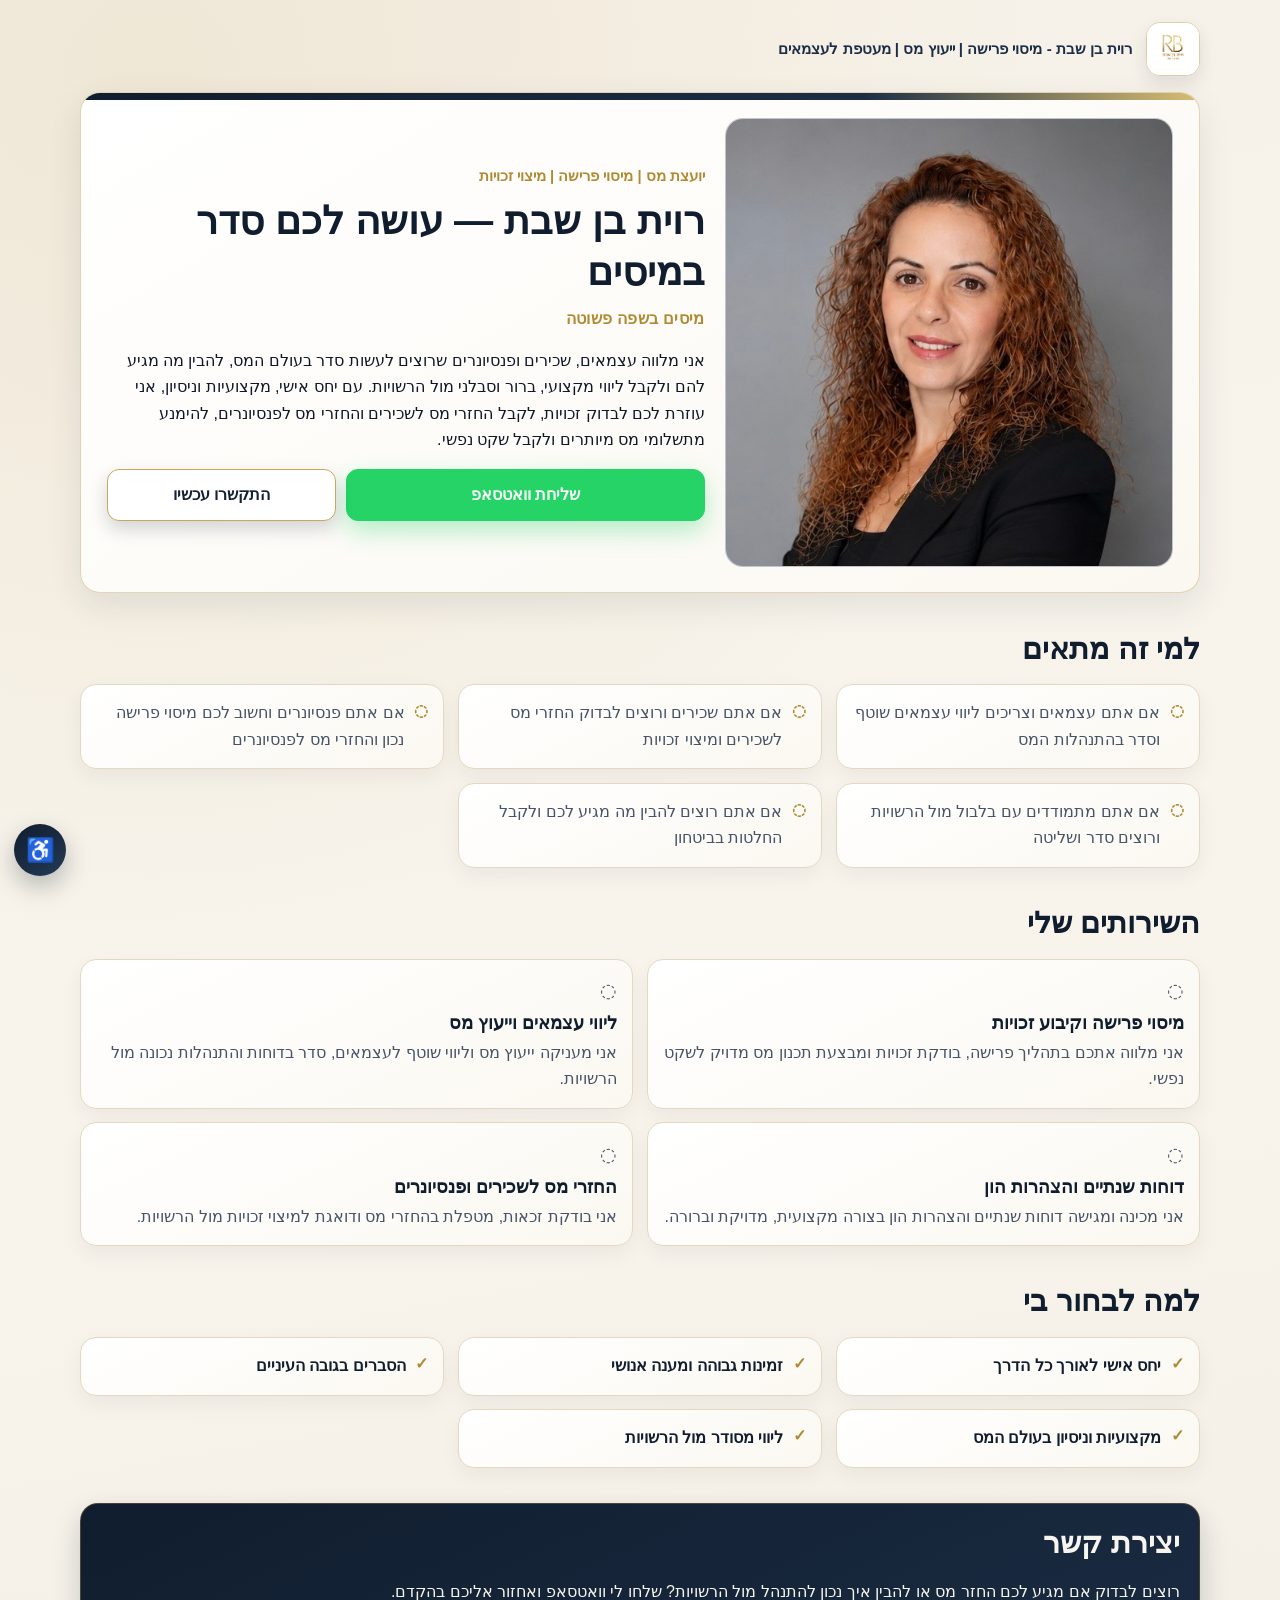
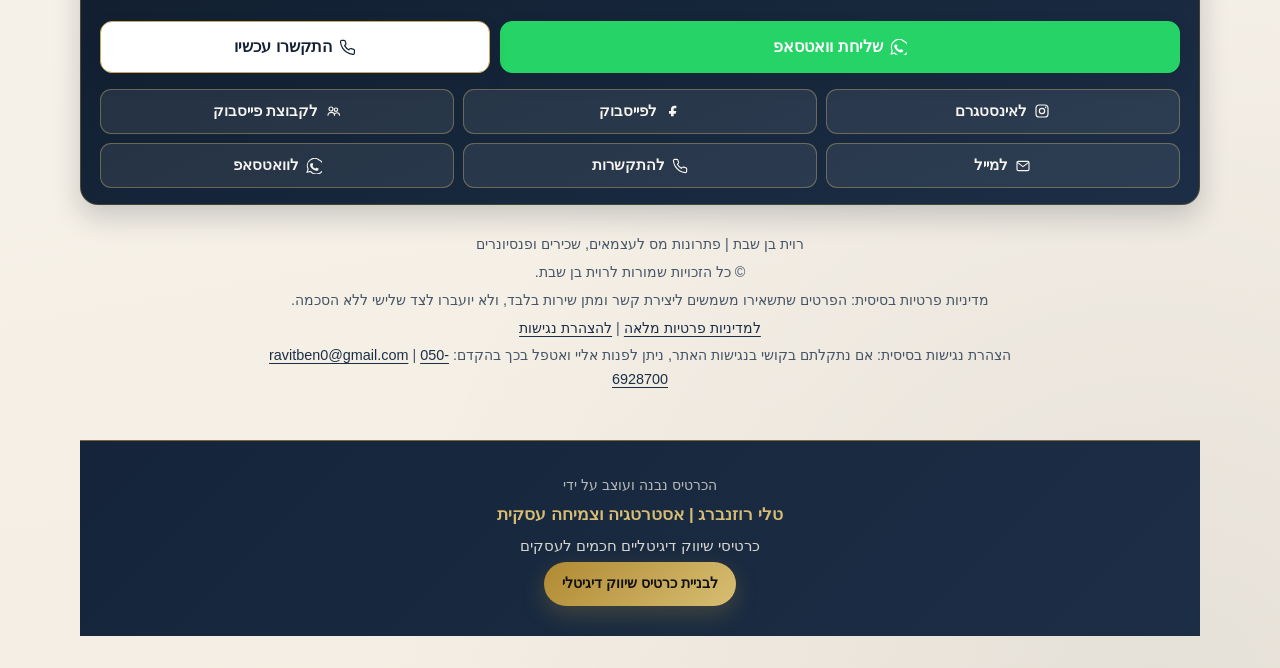
<file: index.html>
<!doctype html>
<html lang="he" dir="rtl">
  <head>
    <meta charset="UTF-8" />
    <meta name="viewport" content="width=device-width, initial-scale=1" />
    <title>רוית בן שבת | פתרונות מס לעצמאים, שכירים ופנסיונרים</title>
    <meta
      name="description"
      content="רוית בן שבת מלווה עצמאים, שכירים ופנסיונרים בפתרונות מס, מיסוי פרישה, החזרי מס, דוחות שנתיים ומיצוי זכויות מול הרשויות. לתיאום שיחה בוואטסאפ."
    />
    <meta name="robots" content="index, follow" />

    <!-- TODO: עדכון לכתובת הדומיין הסופית לאחר פרסום האתר -->
    <link rel="canonical" href="https://example.com/ravit-ben-shabat" />

    <meta property="og:title" content="רוית בן שבת | פתרונות מס לעצמאים, שכירים ופנסיונרים" />
    <meta
      property="og:description"
      content="יועצת מס לעצמאים, שכירים ופנסיונרים. ליווי במיסוי פרישה, החזרי מס, דוחות שנתיים, הצהרות הון ומיצוי זכויות מול הרשויות."
    />
    <meta property="og:image" content="assets/ravit-og.jpg" />
    <meta property="og:url" content="https://example.com/ravit-ben-shabat" />
    <meta property="og:type" content="website" />
    <meta property="og:locale" content="he_IL" />

    <meta name="twitter:card" content="summary_large_image" />
    <meta name="twitter:title" content="רוית בן שבת | פתרונות מס לעצמאים, שכירים ופנסיונרים" />
    <meta
      name="twitter:description"
      content="פתרונות מס, מיסוי פרישה, החזרי מס וליווי עצמאים בשפה פשוטה וברורה."
    />
    <meta name="twitter:image" content="assets/ravit-og.jpg" />

    <script type="application/ld+json">
      {
        "@context": "https://schema.org",
        "@type": "ProfessionalService",
        "name": "רוית בן שבת",
        "jobTitle": "יועצת מס",
        "description": "פתרונות מס לעצמאים, שכירים ופנסיונרים",
        "telephone": "+972506928700",
        "email": "ravitben0@gmail.com",
        "url": "https://example.com/ravit-ben-shabat",
        "sameAs": [
          "https://instagram.com/ravitben0",
          "https://www.facebook.com/share/1CgHKXyZDk/",
          "https://www.facebook.com/groups/1374827424068419/"
        ]
      }
    </script>

    <link rel="stylesheet" href="styles.css" />
  </head>
  <body>
    <a class="skip-link" href="#main-content">דלגו לתוכן המרכזי</a>

    <header class="hero" aria-label="כותרת ראשית">
      <div class="brand-row">
        <img class="logo" src="assets/ravit-logo.jpg" alt="לוגו RB של רוית בן שבת" loading="lazy" width="120" height="120" />
        <p class="business-name">רוית בן שבת - מיסוי פרישה | ייעוץ מס | מעטפת לעצמאים</p>
      </div>

      <div class="hero-card">
        <img
          class="profile"
          src="assets/ravit-profile.jpg"
          alt="רוית בן שבת, יועצת מס ופתרונות מס לעצמאים שכירים ופנסיונרים"
          loading="eager"
          width="640"
          height="640"
        />

        <div class="hero-content">
          <p class="eyebrow">יועצת מס | מיסוי פרישה | מיצוי זכויות</p>
          <h1>רוית בן שבת — עושה לכם סדר במיסים</h1>
          <p class="subtitle">מיסים בשפה פשוטה</p>
          <p>
            אני מלווה עצמאים, שכירים ופנסיונרים שרוצים לעשות סדר בעולם המס, להבין מה מגיע להם ולקבל ליווי מקצועי,
            ברור וסבלני מול הרשויות. עם יחס אישי, מקצועיות וניסיון, אני עוזרת לכם לבדוק זכויות, לקבל החזרי מס לשכירים
            והחזרי מס לפנסיונרים, להימנע מתשלומי מס מיותרים ולקבל שקט נפשי.
          </p>

          <div class="cta-group">
            <a
              class="btn btn-whatsapp"
              href="https://wa.me/972506928700?text=היי%20רוית,%20אשמח%20לקבל%20פרטים%20על%20פתרונות%20מס"
              target="_blank"
              rel="noopener noreferrer"
              aria-label="שליחת וואטסאפ לרוית בן שבת"
              >שליחת וואטסאפ</a
            >
            <a class="btn btn-call" href="tel:0506928700" aria-label="התקשרות לרוית בן שבת">התקשרו עכשיו</a>
          </div>
        </div>
      </div>
    </header>

    <main id="main-content">
      <section class="section" aria-labelledby="fit-title">
        <h2 id="fit-title">למי זה מתאים</h2>
        <div class="grid fit-grid">
          <article class="chip fit-item"><span class="fit-icon" aria-hidden="true">◌</span><span>אם אתם עצמאים וצריכים ליווי עצמאים שוטף וסדר בהתנהלות המס</span></article>
          <article class="chip fit-item"><span class="fit-icon" aria-hidden="true">◌</span><span>אם אתם שכירים ורוצים לבדוק החזרי מס לשכירים ומיצוי זכויות</span></article>
          <article class="chip fit-item"><span class="fit-icon" aria-hidden="true">◌</span><span>אם אתם פנסיונרים וחשוב לכם מיסוי פרישה נכון והחזרי מס לפנסיונרים</span></article>
          <article class="chip fit-item"><span class="fit-icon" aria-hidden="true">◌</span><span>אם אתם מתמודדים עם בלבול מול הרשויות ורוצים סדר ושליטה</span></article>
          <article class="chip fit-item"><span class="fit-icon" aria-hidden="true">◌</span><span>אם אתם רוצים להבין מה מגיע לכם ולקבל החלטות בביטחון</span></article>
        </div>
      </section>

      <section class="section" aria-labelledby="services-title">
        <h2 id="services-title">השירותים שלי</h2>
        <div class="grid services-grid">
          <article class="card">
            <p class="icon" aria-hidden="true">◌</p>
            <h3>מיסוי פרישה וקיבוע זכויות</h3>
            <p>אני מלווה אתכם בתהליך פרישה, בודקת זכויות ומבצעת תכנון מס מדויק לשקט נפשי.</p>
          </article>

          <article class="card">
            <p class="icon" aria-hidden="true">◌</p>
            <h3>ליווי עצמאים וייעוץ מס</h3>
            <p>אני מעניקה ייעוץ מס וליווי שוטף לעצמאים, סדר בדוחות והתנהלות נכונה מול הרשויות.</p>
          </article>

          <article class="card">
            <p class="icon" aria-hidden="true">◌</p>
            <h3>דוחות שנתיים והצהרות הון</h3>
            <p>אני מכינה ומגישה דוחות שנתיים והצהרות הון בצורה מקצועית, מדויקת וברורה.</p>
          </article>

          <article class="card">
            <p class="icon" aria-hidden="true">◌</p>
            <h3>החזרי מס לשכירים ופנסיונרים</h3>
            <p>אני בודקת זכאות, מטפלת בהחזרי מס ודואגת למיצוי זכויות מול הרשויות.</p>
          </article>
        </div>
      </section>

      <section class="section" aria-labelledby="why-title">
        <h2 id="why-title">למה לבחור בי</h2>
        <div class="grid why-grid">
          <article class="why-item"><span class="why-icon" aria-hidden="true">✓</span><span>יחס אישי לאורך כל הדרך</span></article>
          <article class="why-item"><span class="why-icon" aria-hidden="true">✓</span><span>זמינות גבוהה ומענה אנושי</span></article>
          <article class="why-item"><span class="why-icon" aria-hidden="true">✓</span><span>הסברים בגובה העיניים</span></article>
          <article class="why-item"><span class="why-icon" aria-hidden="true">✓</span><span>מקצועיות וניסיון בעולם המס</span></article>
          <article class="why-item"><span class="why-icon" aria-hidden="true">✓</span><span>ליווי מסודר מול הרשויות</span></article>
        </div>
      </section>

      <section class="section contact section-contrast" aria-labelledby="contact-title">
        <h2 id="contact-title">יצירת קשר</h2>
        <p>
          רוצים לבדוק אם מגיע לכם החזר מס או להבין איך נכון להתנהל מול הרשויות? שלחו לי וואטסאפ ואחזור אליכם בהקדם.
        </p>

        <div class="cta-group contact-cta">
          <a
            class="btn btn-whatsapp"
            href="https://wa.me/972506928700?text=היי%20רוית,%20אשמח%20לקבל%20פרטים%20על%20פתרונות%20מס"
            target="_blank"
            rel="noopener noreferrer"
            aria-label="שליחת הודעה בוואטסאפ לרוית"
          >
            <span class="btn-icon" aria-hidden="true">
              <svg viewBox="0 0 24 24" focusable="false">
                <path d="M20.5 3.5a11 11 0 0 0-17.3 13l-1.5 4.9 5-1.4A11 11 0 1 0 20.5 3.5Z" fill="none" stroke="currentColor" stroke-width="1.7" />
                <path d="M9.3 8.4c-.2-.5-.4-.5-.8-.5h-.7c-.2 0-.5.1-.7.4-.3.3-1 1-1 2.4s1.1 2.8 1.2 3c.2.2 2.2 3.5 5.5 4.7 2.7 1 3.2.8 3.8.7.6-.1 1.8-.8 2-1.6.3-.8.3-1.5.2-1.6-.1-.1-.4-.2-.8-.4s-1.8-.9-2-.9c-.3-.1-.5-.1-.7.2s-.8.9-1 .9c-.2.1-.4 0-.7-.2-.3-.2-1.2-.4-2.3-1.4-.8-.7-1.4-1.7-1.6-2-.2-.3 0-.5.2-.7.2-.2.3-.4.5-.6.1-.2.2-.4.3-.6.1-.2 0-.4 0-.6 0-.2-.7-1.7-1-2.3Z" fill="currentColor" />
              </svg>
            </span>
            שליחת וואטסאפ
          </a>
          <a class="btn btn-call" href="tel:0506928700" aria-label="התקשרות טלפונית לרוית">
            <span class="btn-icon" aria-hidden="true">
              <svg viewBox="0 0 24 24" focusable="false">
                <path d="M22 16.9v3a2 2 0 0 1-2.2 2A19.7 19.7 0 0 1 11.2 19a19.4 19.4 0 0 1-6-6A19.7 19.7 0 0 1 2.1 4.2 2 2 0 0 1 4.1 2h3a2 2 0 0 1 2 1.7c.1.8.4 1.6.7 2.4a2 2 0 0 1-.5 2.1l-1.3 1.3a16 16 0 0 0 6 6l1.3-1.3a2 2 0 0 1 2.1-.5c.8.3 1.6.6 2.4.7A2 2 0 0 1 22 16.9Z" fill="none" stroke="currentColor" stroke-width="1.7" stroke-linecap="round" stroke-linejoin="round" />
              </svg>
            </span>
            התקשרו עכשיו
          </a>
        </div>

        <nav class="social-links" aria-label="קישורים מהירים לרשתות ופרטי קשר">
          <a class="social-link" href="https://instagram.com/ravitben0" target="_blank" rel="noopener noreferrer" aria-label="לאינסטגרם">
            <span class="social-icon" aria-hidden="true">
              <svg viewBox="0 0 24 24" focusable="false">
                <rect x="3" y="3" width="18" height="18" rx="5" ry="5" fill="none" stroke="currentColor" stroke-width="1.8" />
                <circle cx="12" cy="12" r="4" fill="none" stroke="currentColor" stroke-width="1.8" />
                <circle cx="17.5" cy="6.5" r="1.2" fill="currentColor" />
              </svg>
            </span>
            <span>לאינסטגרם</span>
          </a>
          <a class="social-link" href="https://www.facebook.com/share/1CgHKXyZDk/" target="_blank" rel="noopener noreferrer" aria-label="לפייסבוק">
            <span class="social-icon" aria-hidden="true">
              <svg viewBox="0 0 24 24" focusable="false">
                <path d="M14 8h3V4h-3c-3 0-5 2-5 5v3H6v4h3v4h4v-4h3l1-4h-4V9c0-.6.4-1 1-1Z" fill="currentColor" />
              </svg>
            </span>
            <span>לפייסבוק</span>
          </a>
          <a
            class="social-link"
            href="https://www.facebook.com/groups/1374827424068419/"
            target="_blank"
            rel="noopener noreferrer"
            aria-label="לקבוצת הפייסבוק"
          >
            <span class="social-icon" aria-hidden="true">
              <svg viewBox="0 0 24 24" focusable="false">
                <circle cx="9" cy="9" r="3" fill="none" stroke="currentColor" stroke-width="1.7" />
                <circle cx="16.5" cy="10" r="2.5" fill="none" stroke="currentColor" stroke-width="1.7" />
                <path d="M4.5 18.2c0-2.3 2.2-4.2 4.9-4.2s4.9 1.9 4.9 4.2" fill="none" stroke="currentColor" stroke-width="1.7" stroke-linecap="round" />
                <path d="M14 17.8c.3-1.8 1.9-3.2 3.8-3.2 2.2 0 3.9 1.7 3.9 3.8" fill="none" stroke="currentColor" stroke-width="1.7" stroke-linecap="round" />
              </svg>
            </span>
            <span>לקבוצת פייסבוק</span>
          </a>
          <a class="social-link" href="mailto:ravitben0@gmail.com" aria-label="שליחת מייל">
            <span class="social-icon" aria-hidden="true">
              <svg viewBox="0 0 24 24" focusable="false">
                <rect x="3" y="5" width="18" height="14" rx="2" ry="2" fill="none" stroke="currentColor" stroke-width="1.7" />
                <path d="m4 7 8 6 8-6" fill="none" stroke="currentColor" stroke-width="1.7" stroke-linecap="round" stroke-linejoin="round" />
              </svg>
            </span>
            <span>למייל</span>
          </a>
          <a class="social-link" href="tel:0506928700" aria-label="התקשרות טלפונית">
            <span class="social-icon" aria-hidden="true">
              <svg viewBox="0 0 24 24" focusable="false">
                <path d="M22 16.9v3a2 2 0 0 1-2.2 2A19.7 19.7 0 0 1 11.2 19a19.4 19.4 0 0 1-6-6A19.7 19.7 0 0 1 2.1 4.2 2 2 0 0 1 4.1 2h3a2 2 0 0 1 2 1.7c.1.8.4 1.6.7 2.4a2 2 0 0 1-.5 2.1l-1.3 1.3a16 16 0 0 0 6 6l1.3-1.3a2 2 0 0 1 2.1-.5c.8.3 1.6.6 2.4.7A2 2 0 0 1 22 16.9Z" fill="none" stroke="currentColor" stroke-width="1.7" stroke-linecap="round" stroke-linejoin="round" />
              </svg>
            </span>
            <span>להתקשרות</span>
          </a>
          <a
            class="social-link"
            href="https://wa.me/972506928700?text=היי%20רוית,%20אשמח%20לקבל%20פרטים%20על%20פתרונות%20מס"
            target="_blank"
            rel="noopener noreferrer"
            aria-label="לוואטסאפ"
          >
            <span class="social-icon" aria-hidden="true">
              <svg viewBox="0 0 24 24" focusable="false">
                <path d="M20.5 3.5a11 11 0 0 0-17.3 13l-1.5 4.9 5-1.4A11 11 0 1 0 20.5 3.5Z" fill="none" stroke="currentColor" stroke-width="1.7" />
                <path d="M9.3 8.4c-.2-.5-.4-.5-.8-.5h-.7c-.2 0-.5.1-.7.4-.3.3-1 1-1 2.4s1.1 2.8 1.2 3c.2.2 2.2 3.5 5.5 4.7 2.7 1 3.2.8 3.8.7.6-.1 1.8-.8 2-1.6.3-.8.3-1.5.2-1.6-.1-.1-.4-.2-.8-.4s-1.8-.9-2-.9c-.3-.1-.5-.1-.7.2s-.8.9-1 .9c-.2.1-.4 0-.7-.2-.3-.2-1.2-.4-2.3-1.4-.8-.7-1.4-1.7-1.6-2-.2-.3 0-.5.2-.7.2-.2.3-.4.5-.6.1-.2.2-.4.3-.6.1-.2 0-.4 0-.6 0-.2-.7-1.7-1-2.3Z" fill="currentColor" />
              </svg>
            </span>
            <span>לוואטסאפ</span>
          </a>
        </nav>
      </section>
    </main>

    <footer class="footer" id="privacy">
      <div class="footer-legal">
        <p>רוית בן שבת | פתרונות מס לעצמאים, שכירים ופנסיונרים</p>
        <p>© כל הזכויות שמורות לרוית בן שבת.</p>
        <p class="privacy-note">
          מדיניות פרטיות בסיסית: הפרטים שתשאירו משמשים ליצירת קשר ומתן שירות בלבד, ולא יועברו לצד שלישי ללא הסכמה.
        </p>
        <p>
          <a href="privacy.html" aria-label="מעבר למדיניות פרטיות">למדיניות פרטיות מלאה</a>
          |
          <a href="accessibility.html" aria-label="מעבר להצהרת נגישות">להצהרת נגישות</a>
        </p>
        <p class="accessibility-note">
          הצהרת נגישות בסיסית: אם נתקלתם בקושי בנגישות האתר, ניתן לפנות אליי ואטפל בכך בהקדם:
          <a href="mailto:ravitben0@gmail.com" aria-label="פנייה בנושא נגישות במייל">ravitben0@gmail.com</a>
          |
          <a href="tel:0506928700" aria-label="פנייה בנושא נגישות בטלפון">050-6928700</a>
        </p>
      </div>

      <section class="creator-footer" dir="rtl" aria-label="אזור קרדיט בנייה ועיצוב">
        <div class="creator-footer-inner">
          <p class="creator-label">הכרטיס נבנה ועוצב על ידי</p>
          <p class="creator-name">טלי רוזנברג | אסטרטגיה וצמיחה עסקית</p>
          <p class="creator-desc">כרטיסי שיווק דיגיטליים חכמים לעסקים</p>
          <a
            class="creator-cta"
            href="https://wa.me/message/R774GIXF2DOGP1"
            target="_blank"
            rel="noopener noreferrer"
            aria-label="לבניית כרטיס שיווק דיגיטלי"
            >לבניית כרטיס שיווק דיגיטלי</a
          >
        </div>
      </section>
    </footer>

    <nav class="quick-actions" aria-label="פעולות מהירות">
      <a
        href="https://wa.me/972506928700?text=היי%20רוית,%20אשמח%20לקבל%20פרטים%20על%20פתרונות%20מס"
        target="_blank"
        rel="noopener noreferrer"
        aria-label="פתיחת וואטסאפ"
        >וואטסאפ</a
      >
      <a href="tel:0506928700" aria-label="התקשרות טלפונית">שיחה</a>
    </nav>

    <button
      class="accessibility-widget-toggle"
      type="button"
      aria-label="פתיחת כלי נגישות"
      aria-expanded="false"
      aria-controls="accessibility-widget-panel"
    >
      <span aria-hidden="true">♿</span>
    </button>

    <div
      class="accessibility-widget-panel"
      id="accessibility-widget-panel"
      role="dialog"
      aria-label="כלי נגישות"
      aria-hidden="true"
      dir="rtl"
    >
      <div class="accessibility-widget-header">
        <strong>סיוע בנגישות</strong>
        <button type="button" class="accessibility-widget-close" aria-label="סגירת כלי נגישות">×</button>
      </div>

      <div class="accessibility-widget-grid">
        <button type="button" data-a11y-action="increase-text">הגדלת גופן</button>
        <button type="button" data-a11y-action="decrease-text">הקטנת גופן</button>
        <button type="button" data-a11y-action="reset-text">איפוס גופן</button>
        <button type="button" data-a11y-action="contrast">ניגודיות גבוהה</button>
        <button type="button" data-a11y-action="grayscale">גווני אפור</button>
        <button type="button" data-a11y-action="highlight-links">הדגשת קישורים</button>
        <button type="button" data-a11y-action="reduce-motion">עצירת אנימציות</button>
        <button type="button" data-a11y-action="reset-all">איפוס נגישות</button>
      </div>

      <a class="accessibility-widget-link" href="accessibility.html">מעבר להצהרת נגישות</a>
      <p class="accessibility-widget-note">כלי זה הוא כלי עזר בלבד ואינו מחליף הנגשה תקינה של האתר.</p>
    </div>

    <script>
      (function () {
        var storageKey = "rbs_a11y_settings_v1";
        var body = document.body;
        var toggleBtn = document.querySelector(".accessibility-widget-toggle");
        var panel = document.getElementById("accessibility-widget-panel");
        var closeBtn = document.querySelector(".accessibility-widget-close");
        var actionButtons = document.querySelectorAll("[data-a11y-action]");
        if (!body || !toggleBtn || !panel || !closeBtn || !actionButtons.length) return;

        var textOrder = ["small", "normal", "large", "larger"];
        var textClassMap = {
          small: "a11y-text-small",
          large: "a11y-text-large",
          larger: "a11y-text-larger",
        };

        var state = {
          textSize: "normal",
          contrast: false,
          grayscale: false,
          highlightLinks: false,
          reduceMotion: false,
        };

        function loadState() {
          try {
            var raw = localStorage.getItem(storageKey);
            if (!raw) return;
            var parsed = JSON.parse(raw);
            if (parsed && typeof parsed === "object") {
              state = Object.assign(state, parsed);
            }
          } catch (err) {}
        }

        function saveState() {
          try {
            localStorage.setItem(storageKey, JSON.stringify(state));
          } catch (err) {}
        }

        function clearTextClasses() {
          body.classList.remove("a11y-text-small", "a11y-text-large", "a11y-text-larger");
        }

        function applyState() {
          clearTextClasses();
          if (state.textSize !== "normal" && textClassMap[state.textSize]) {
            body.classList.add(textClassMap[state.textSize]);
          }
          body.classList.toggle("a11y-high-contrast", !!state.contrast);
          body.classList.toggle("a11y-grayscale", !!state.grayscale);
          body.classList.toggle("a11y-highlight-links", !!state.highlightLinks);
          body.classList.toggle("a11y-reduce-motion", !!state.reduceMotion);
        }

        function openPanel() {
          panel.classList.add("is-open");
          panel.setAttribute("aria-hidden", "false");
          toggleBtn.setAttribute("aria-expanded", "true");
        }

        function closePanel() {
          panel.classList.remove("is-open");
          panel.setAttribute("aria-hidden", "true");
          toggleBtn.setAttribute("aria-expanded", "false");
        }

        function togglePanel() {
          if (panel.classList.contains("is-open")) {
            closePanel();
          } else {
            openPanel();
          }
        }

        function nextTextSize(direction) {
          var idx = textOrder.indexOf(state.textSize);
          if (idx < 0) idx = 1;
          if (direction === "up") {
            idx = Math.min(idx + 1, textOrder.length - 1);
          } else {
            idx = Math.max(idx - 1, 0);
          }
          state.textSize = textOrder[idx];
        }

        function resetAll() {
          state = {
            textSize: "normal",
            contrast: false,
            grayscale: false,
            highlightLinks: false,
            reduceMotion: false,
          };
          try {
            localStorage.removeItem(storageKey);
          } catch (err) {}
          applyState();
        }

        toggleBtn.addEventListener("click", togglePanel);
        closeBtn.addEventListener("click", closePanel);

        document.addEventListener("keydown", function (event) {
          if (event.key === "Escape" && panel.classList.contains("is-open")) {
            closePanel();
            toggleBtn.focus();
          }
        });

        document.addEventListener("click", function (event) {
          if (!panel.classList.contains("is-open")) return;
          var clickInsidePanel = panel.contains(event.target);
          var clickToggle = toggleBtn.contains(event.target);
          if (!clickInsidePanel && !clickToggle) {
            closePanel();
          }
        });

        actionButtons.forEach(function (btn) {
          btn.addEventListener("click", function () {
            var action = btn.getAttribute("data-a11y-action");
            if (!action) return;
            switch (action) {
              case "increase-text":
                nextTextSize("up");
                break;
              case "decrease-text":
                nextTextSize("down");
                break;
              case "reset-text":
                state.textSize = "normal";
                break;
              case "contrast":
                state.contrast = !state.contrast;
                break;
              case "grayscale":
                state.grayscale = !state.grayscale;
                break;
              case "highlight-links":
                state.highlightLinks = !state.highlightLinks;
                break;
              case "reduce-motion":
                state.reduceMotion = !state.reduceMotion;
                break;
              case "reset-all":
                resetAll();
                return;
            }
            applyState();
            saveState();
          });
        });

        loadState();
        applyState();
      })();
    </script>
  </body>
</html>
</file>
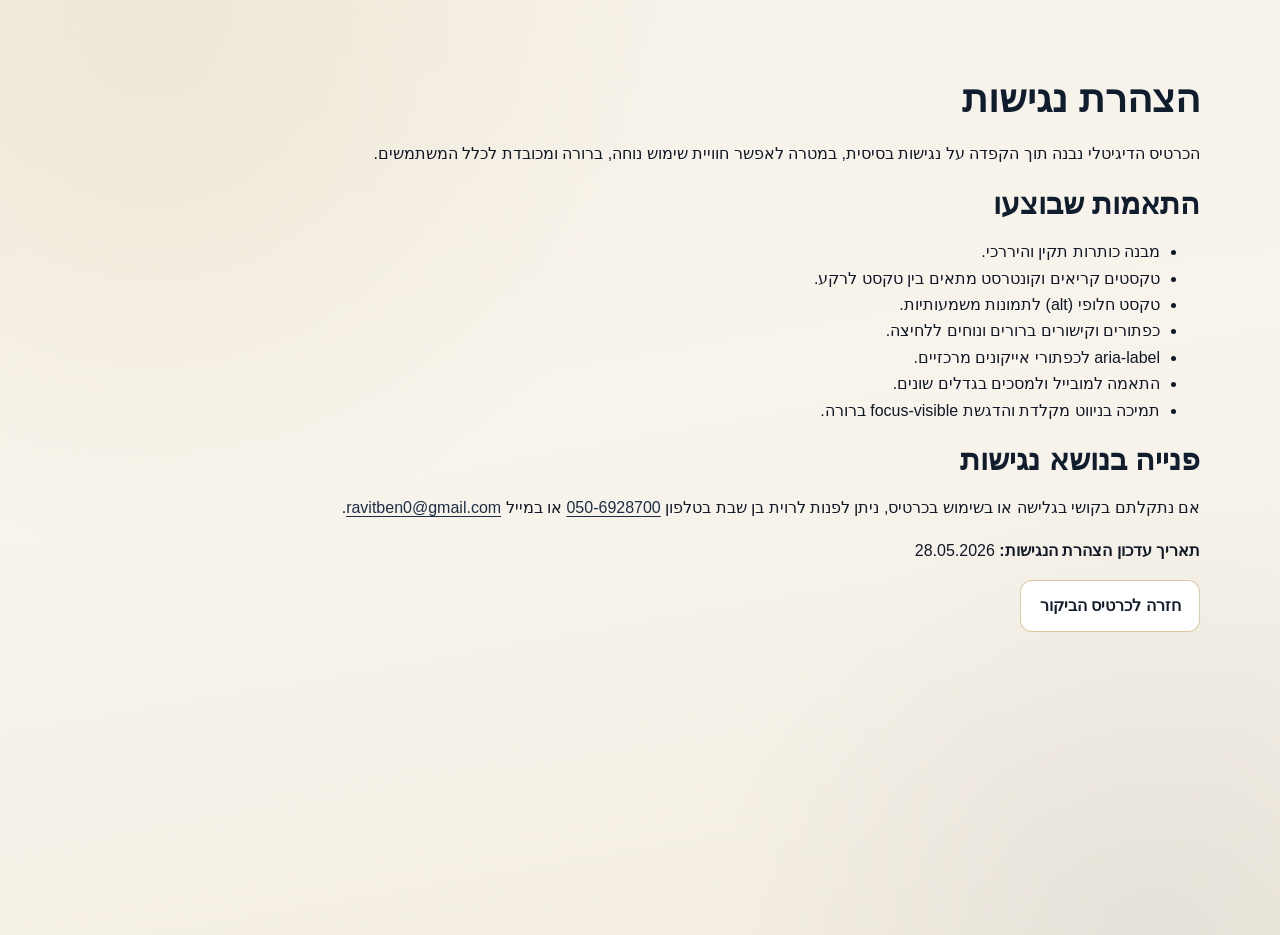
<file: accessibility.html>
<!doctype html>
<html lang="he" dir="rtl">
  <head>
    <meta charset="UTF-8" />
    <meta name="viewport" content="width=device-width, initial-scale=1" />
    <title>הצהרת נגישות | רוית בן שבת</title>
    <meta name="description" content="הצהרת נגישות בסיסית לכרטיס הדיגיטלי של רוית בן שבת." />
    <meta name="robots" content="index, follow" />
    <link rel="canonical" href="https://example.com/ravit-ben-shabat/accessibility" />
    <link rel="stylesheet" href="styles.css" />
  </head>
  <body>
    <main id="main-content" class="section" style="padding-top: 2rem; padding-bottom: 3rem">
      <h1>הצהרת נגישות</h1>
      <p>
        הכרטיס הדיגיטלי נבנה תוך הקפדה על נגישות בסיסית, במטרה לאפשר חוויית שימוש נוחה, ברורה ומכובדת לכלל המשתמשים.
      </p>

      <h2>התאמות שבוצעו</h2>
      <ul>
        <li>מבנה כותרות תקין והיררכי.</li>
        <li>טקסטים קריאים וקונטרסט מתאים בין טקסט לרקע.</li>
        <li>טקסט חלופי (alt) לתמונות משמעותיות.</li>
        <li>כפתורים וקישורים ברורים ונוחים ללחיצה.</li>
        <li>aria-label לכפתורי אייקונים מרכזיים.</li>
        <li>התאמה למובייל ולמסכים בגדלים שונים.</li>
        <li>תמיכה בניווט מקלדת והדגשת focus-visible ברורה.</li>
      </ul>

      <h2>פנייה בנושא נגישות</h2>
      <p>
        אם נתקלתם בקושי בגלישה או בשימוש בכרטיס, ניתן לפנות לרוית בן שבת בטלפון
        <a href="tel:0506928700">050-6928700</a>
        או במייל
        <a href="mailto:ravitben0@gmail.com">ravitben0@gmail.com</a>.
      </p>

      <p><strong>תאריך עדכון הצהרת הנגישות:</strong> 28.05.2026</p>

      <p>
        <a class="btn btn-secondary" href="index.html">חזרה לכרטיס הביקור</a>
      </p>
    </main>
  </body>
</html>
</file>
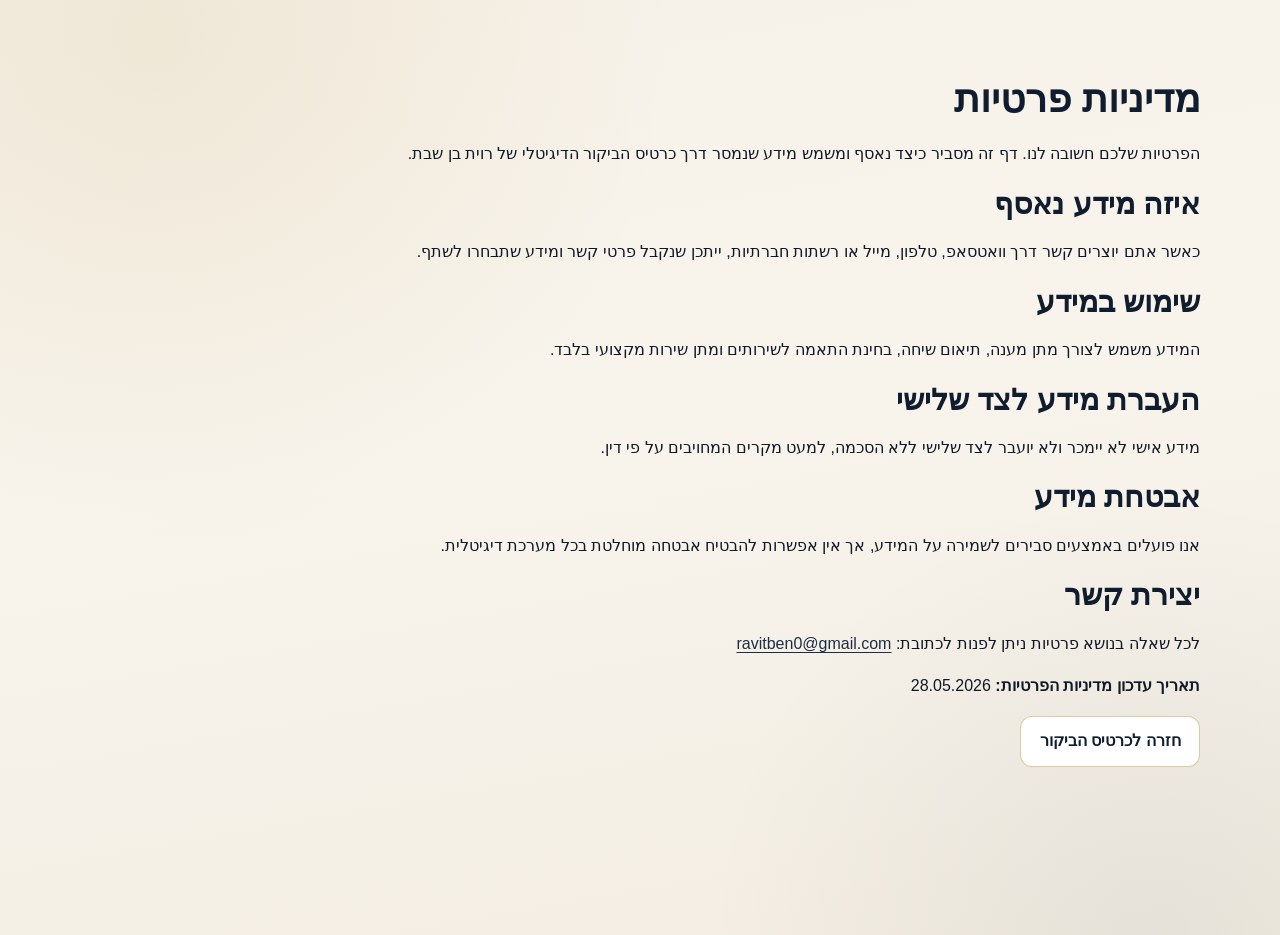
<file: privacy.html>
<!doctype html>
<html lang="he" dir="rtl">
  <head>
    <meta charset="UTF-8" />
    <meta name="viewport" content="width=device-width, initial-scale=1" />
    <title>מדיניות פרטיות | רוית בן שבת</title>
    <meta
      name="description"
      content="מדיניות פרטיות בסיסית של רוית בן שבת - פתרונות מס לעצמאים, שכירים ופנסיונרים."
    />
    <meta name="robots" content="index, follow" />
    <link rel="canonical" href="https://example.com/ravit-ben-shabat/privacy" />
    <link rel="stylesheet" href="styles.css" />
  </head>
  <body>
    <main id="main-content" class="section" style="padding-top: 2rem; padding-bottom: 3rem">
      <h1>מדיניות פרטיות</h1>
      <p>
        הפרטיות שלכם חשובה לנו. דף זה מסביר כיצד נאסף ומשמש מידע שנמסר דרך כרטיס הביקור הדיגיטלי של רוית בן שבת.
      </p>

      <h2>איזה מידע נאסף</h2>
      <p>
        כאשר אתם יוצרים קשר דרך וואטסאפ, טלפון, מייל או רשתות חברתיות, ייתכן שנקבל פרטי קשר ומידע שתבחרו לשתף.
      </p>

      <h2>שימוש במידע</h2>
      <p>
        המידע משמש לצורך מתן מענה, תיאום שיחה, בחינת התאמה לשירותים ומתן שירות מקצועי בלבד.
      </p>

      <h2>העברת מידע לצד שלישי</h2>
      <p>
        מידע אישי לא יימכר ולא יועבר לצד שלישי ללא הסכמה, למעט מקרים המחויבים על פי דין.
      </p>

      <h2>אבטחת מידע</h2>
      <p>
        אנו פועלים באמצעים סבירים לשמירה על המידע, אך אין אפשרות להבטיח אבטחה מוחלטת בכל מערכת דיגיטלית.
      </p>

      <h2>יצירת קשר</h2>
      <p>
        לכל שאלה בנושא פרטיות ניתן לפנות לכתובת:
        <a href="mailto:ravitben0@gmail.com">ravitben0@gmail.com</a>
      </p>
      <p><strong>תאריך עדכון מדיניות הפרטיות:</strong> 28.05.2026</p>

      <p>
        <a class="btn btn-secondary" href="index.html">חזרה לכרטיס הביקור</a>
      </p>
    </main>
  </body>
</html>
</file>
<file: styles.css>
:root {
  --bg: #f6f1e8;
  --surface: #ffffff;
  --surface-soft: #fbf8f1;
  --navy: #101d2e;
  --navy-soft: #1c2e46;
  --gold: #b08a32;
  --gold-light: #d7be73;
  --text: #101828;
  --muted: #475467;
  --border: #e4d8c3;
  --shadow: 0 12px 34px rgba(16, 29, 46, 0.09);
}

* {
  box-sizing: border-box;
}

html,
body {
  margin: 0;
  padding: 0;
  max-width: 100%;
  overflow-x: clip;
}

body {
  font-family: "Assistant", "Heebo", "Rubik", sans-serif;
  font-size: 16px;
  color: var(--text);
  line-height: 1.65;
  background:
    radial-gradient(circle at 12% 4%, rgba(176, 138, 50, 0.1), transparent 36%),
    radial-gradient(circle at 90% 100%, rgba(16, 29, 46, 0.06), transparent 30%),
    linear-gradient(170deg, #f6f1e8, #f8f4ec 45%, #f3ede2);
  min-height: 100vh;
}

img {
  max-width: 100%;
  display: block;
  height: auto;
}

a {
  color: var(--navy-soft);
  text-underline-offset: 3px;
}

a:focus-visible,
button:focus-visible {
  outline: 3px solid var(--gold);
  outline-offset: 2px;
}

.btn:focus-visible,
.social-link:focus-visible,
.quick-actions a:focus-visible {
  box-shadow: 0 0 0 4px rgba(176, 138, 50, 0.28);
}

.skip-link {
  position: absolute;
  top: -45px;
  right: 12px;
  z-index: 1000;
  background: #fff;
  color: #000;
  padding: 0.5rem 0.85rem;
  border-radius: 8px;
  text-decoration: none;
}

.skip-link:focus {
  top: 12px;
}

.hero,
.section,
.footer {
  width: min(1120px, calc(100% - 2rem));
  margin-inline: auto;
}

.hero {
  padding-top: 1rem;
}

.brand-row {
  display: flex;
  align-items: center;
  gap: 0.85rem;
  margin-bottom: 1rem;
}

.logo {
  width: 54px;
  height: 54px;
  border-radius: 14px;
  border: 1px solid rgba(176, 138, 50, 0.35);
  box-shadow: 0 8px 18px rgba(16, 29, 46, 0.1);
}

.business-name {
  margin: 0;
  color: var(--navy-soft);
  font-size: 0.95rem;
  font-weight: 600;
}

.hero-card {
  position: relative;
  overflow: hidden;
  background: linear-gradient(150deg, #ffffff, #fbf8f1);
  border: 1px solid rgba(176, 138, 50, 0.35);
  border-radius: 20px;
  padding: 1rem;
  box-shadow: var(--shadow);
  animation: fade-up 580ms ease both;
}

.hero-card::before {
  content: "";
  position: absolute;
  inset: 0 auto auto 0;
  width: 100%;
  height: 7px;
  background: linear-gradient(90deg, var(--navy), var(--navy-soft) 70%, var(--gold-light));
}

.profile {
  border-radius: 18px;
  border: 1px solid rgba(16, 29, 46, 0.15);
  aspect-ratio: 1 / 1;
  object-fit: cover;
  object-position: center top;
  background: #dfe3e8;
}

.hero-content {
  margin-top: 1rem;
}

.eyebrow {
  margin: 0;
  color: var(--gold);
  font-size: 0.92rem;
  font-weight: 700;
}

h1,
h2,
h3 {
  line-height: 1.3;
}

h1 {
  margin: 0.45rem 0 0.5rem;
  font-size: clamp(1.55rem, 4vw, 2.45rem);
  color: var(--navy);
}

.subtitle {
  margin: 0;
  color: var(--gold);
  font-weight: 650;
  letter-spacing: 0.02em;
}

.section {
  margin-top: 2.2rem;
}

h2 {
  font-size: clamp(1.25rem, 3.3vw, 1.9rem);
  margin: 0 0 1rem;
  color: var(--navy);
}

.grid {
  display: grid;
  gap: 0.85rem;
}

.fit-grid,
.why-grid,
.services-grid {
  grid-template-columns: 1fr;
}

.chip,
.why-item,
.card {
  background: linear-gradient(155deg, var(--surface), var(--surface-soft));
  border: 1px solid var(--border);
  border-radius: 16px;
  padding: 0.95rem;
  box-shadow: 0 8px 20px rgba(16, 29, 46, 0.05);
}

.chip,
.why-item {
  color: var(--muted);
}

.fit-item,
.why-item {
  display: flex;
  align-items: flex-start;
  gap: 0.6rem;
}

.fit-icon,
.why-icon {
  color: var(--gold);
  font-weight: 700;
  line-height: 1.1;
  margin-top: 0.12rem;
  flex: 0 0 auto;
}

.why-item {
  color: var(--navy);
  font-weight: 600;
}

.card {
  transition: transform 220ms ease;
}

.card:hover {
  transform: translateY(-3px);
}

.icon {
  margin: 0;
  color: var(--gold);
  font-size: 1.2rem;
}

.card h3 {
  margin: 0.35rem 0 0.3rem;
  font-size: 1.1rem;
  color: var(--navy);
}

.card p {
  margin: 0;
  color: var(--muted);
}

.section-contrast {
  background: linear-gradient(155deg, var(--navy), var(--navy-soft));
  border: 1px solid rgba(176, 138, 50, 0.32);
  border-radius: 18px;
  padding: 1.2rem;
  box-shadow: 0 12px 28px rgba(16, 29, 46, 0.2);
}

.section-contrast h2,
.section-contrast p,
.section-contrast li {
  color: #f7f5ef;
}

.section-contrast a:not(.btn):not(.social-link) {
  color: #f7f5ef;
}

.contact {
  padding-bottom: 5.5rem;
}

.cta-group {
  display: flex;
  flex-wrap: wrap;
  gap: 0.65rem;
  margin-top: 1rem;
}

.contact-cta .btn {
  min-height: 50px;
  border-radius: 12px;
  padding-inline: 1rem;
  font-weight: 700;
  box-shadow: 0 8px 18px rgba(16, 29, 46, 0.16);
}

.btn {
  display: inline-flex;
  align-items: center;
  justify-content: center;
  min-height: 48px;
  padding: 0.72rem 1.15rem;
  border-radius: 12px;
  font-weight: 700;
  text-decoration: none;
  border: 1px solid transparent;
  transition: transform 180ms ease, box-shadow 180ms ease;
}

.btn:hover {
  transform: translateY(-2px);
}

.btn-icon {
  width: 1.05rem;
  height: 1.05rem;
  display: inline-flex;
  margin-left: 0.45rem;
  flex: 0 0 auto;
}

.btn-icon svg {
  width: 100%;
  height: 100%;
}

.btn-primary {
  background: linear-gradient(140deg, var(--navy), var(--navy-soft));
  color: #fff;
  border-color: rgba(176, 138, 50, 0.45);
  box-shadow: 0 8px 20px rgba(16, 29, 46, 0.25);
}

.btn-secondary {
  background: #fff;
  color: var(--navy);
  border-color: rgba(176, 138, 50, 0.45);
}

.btn-ghost {
  border-color: rgba(176, 138, 50, 0.45);
  color: var(--navy);
}

.btn-whatsapp {
  background: #25d366;
  color: #fff;
  border-color: #25d366;
  box-shadow: 0 10px 24px rgba(37, 211, 102, 0.34);
  flex: 2 1 280px;
}

.btn-whatsapp:hover {
  box-shadow: 0 12px 28px rgba(37, 211, 102, 0.42);
}

.btn-call {
  background: #ffffff;
  color: #142033;
  border: 1px solid #c8a95b;
  box-shadow: 0 8px 18px rgba(16, 29, 46, 0.18);
  flex: 1 1 190px;
}

.btn-email {
  background: transparent;
  color: #f5f1e8;
  border: 1px solid rgba(200, 169, 91, 0.55);
  flex: 1 1 180px;
}

.social-links {
  margin-top: 1rem;
  display: grid;
  gap: 0.55rem;
  grid-template-columns: repeat(2, minmax(0, 1fr));
}

.social-link {
  min-height: 44px;
  display: inline-flex;
  align-items: center;
  justify-content: center;
  gap: 0.45rem;
  padding: 0.6rem 0.7rem;
  border-radius: 11px;
  text-decoration: none;
  border: 1px solid rgba(215, 190, 115, 0.38);
  background: rgba(255, 255, 255, 0.08);
  color: #f7f5ef;
  font-weight: 600;
  font-size: 0.92rem;
  transition: transform 170ms ease, background-color 170ms ease, border-color 170ms ease;
}

.social-link:hover {
  transform: translateY(-1px);
  background: rgba(255, 255, 255, 0.13);
  border-color: rgba(215, 190, 115, 0.6);
}

.social-icon {
  width: 1rem;
  height: 1rem;
  display: inline-flex;
  flex: 0 0 auto;
}

.social-icon svg {
  width: 100%;
  height: 100%;
}

.contact-list {
  margin: 1rem 0 0;
  padding: 0;
  list-style: none;
}

.contact-list li {
  margin-bottom: 0.5rem;
  color: var(--muted);
}

.section-contrast .contact-list li {
  color: #f7f5ef;
}

.footer {
  padding: 1.5rem 0 6rem;
  color: var(--muted);
  font-size: 0.9rem;
  text-align: center;
}

.footer p {
  margin: 0.25rem 0;
}

.privacy-note {
  color: var(--muted);
}

.accessibility-note {
  margin-top: 0.6rem;
  color: var(--muted);
}

.footer-legal {
  width: min(760px, calc(100% - 1rem));
  margin-inline: auto;
}

.creator-footer {
  margin-top: 48px;
  padding: 30px 18px;
  background: linear-gradient(135deg, #15243a, #1c2e46);
  border-top: 1px solid rgba(176, 138, 50, 0.65);
  text-align: center;
  color: #f7f3e8;
}

.creator-footer-inner {
  max-width: 760px;
  margin: 0 auto;
}

.creator-label {
  margin: 0 0 6px;
  font-size: 0.85rem;
  color: rgba(247, 243, 232, 0.72);
}

.creator-name {
  margin: 0;
  font-size: 1.05rem;
  font-weight: 700;
  color: var(--gold-light);
}

.creator-desc {
  margin: 8px 0 18px;
  font-size: 0.95rem;
  color: rgba(247, 243, 232, 0.86);
}

.creator-cta {
  display: inline-flex;
  align-items: center;
  justify-content: center;
  min-height: 42px;
  padding: 10px 18px;
  border-radius: 999px;
  background: linear-gradient(135deg, var(--gold), var(--gold-light));
  color: #111111;
  font-weight: 700;
  text-decoration: none;
  box-shadow: 0 8px 24px rgba(212, 175, 55, 0.22);
  transition: transform 180ms ease, box-shadow 180ms ease;
}

.creator-cta:hover {
  transform: translateY(-1px);
  box-shadow: 0 10px 28px rgba(176, 138, 50, 0.32);
}

.quick-actions {
  position: fixed;
  right: 0;
  left: 0;
  bottom: 0;
  display: grid;
  grid-template-columns: 1fr 1fr;
  gap: 0.6rem;
  padding: 0.7rem 0.9rem calc(0.7rem + env(safe-area-inset-bottom));
  backdrop-filter: blur(8px);
  background: rgba(16, 29, 46, 0.94);
  border-top: 1px solid rgba(176, 138, 50, 0.45);
}

.quick-actions a {
  text-align: center;
  text-decoration: none;
  font-weight: 700;
  border-radius: 11px;
  padding: 0.74rem;
}

.quick-actions a:first-child {
  background: #25d366;
  color: #fff;
}

.quick-actions a:last-child {
  background: #ffffff;
  color: var(--navy);
}

@media (min-width: 700px) {
  .hero {
    padding-top: 1.35rem;
  }

  .hero-card {
    padding: 1.3rem;
  }

  .fit-grid,
  .why-grid {
    grid-template-columns: repeat(2, minmax(0, 1fr));
  }

  .services-grid {
    grid-template-columns: repeat(2, minmax(0, 1fr));
  }

  .social-links {
    grid-template-columns: repeat(3, minmax(0, 1fr));
  }
}

@media (min-width: 980px) {
  .hero-card {
    display: grid;
    grid-template-columns: minmax(280px, 0.9fr) 1.2fr;
    gap: 1.25rem;
    align-items: center;
    padding: 1.6rem;
  }

  .hero-content {
    margin-top: 0;
  }

  .fit-grid,
  .why-grid {
    grid-template-columns: repeat(3, minmax(0, 1fr));
  }

  .quick-actions {
    display: none;
  }

  .contact {
    padding-bottom: 1rem;
  }

  .footer {
    padding-bottom: 2rem;
  }
}

@media (max-width: 600px) {
  .creator-footer {
    margin-top: 36px;
    padding: 26px 16px;
  }

  .creator-name {
    font-size: 1rem;
  }

  .creator-desc {
    font-size: 0.9rem;
  }

  .creator-cta {
    width: 100%;
    max-width: 320px;
  }

  .contact-cta .btn {
    width: 100%;
  }
}

@media (prefers-reduced-motion: reduce) {
  *,
  *::before,
  *::after {
    animation: none !important;
    transition: none !important;
    scroll-behavior: auto !important;
  }
}

.accessibility-widget-toggle {
  position: fixed;
  left: 14px;
  bottom: 92px;
  z-index: 1400;
  width: 52px;
  height: 52px;
  border: 0;
  border-radius: 999px;
  background: linear-gradient(145deg, var(--navy), #243a56);
  color: #fff;
  font-size: 1.45rem;
  cursor: pointer;
  box-shadow: 0 10px 24px rgba(16, 29, 46, 0.28);
}

.accessibility-widget-panel {
  position: fixed;
  left: 14px;
  bottom: 156px;
  z-index: 1500;
  width: min(360px, calc(100vw - 28px));
  background: linear-gradient(170deg, #fff, #fbf8f1);
  border: 1px solid var(--border);
  border-radius: 14px;
  box-shadow: 0 16px 40px rgba(16, 29, 46, 0.22);
  padding: 0.85rem;
  opacity: 0;
  pointer-events: none;
  transform: translateY(8px);
  transition: opacity 180ms ease, transform 180ms ease;
}

.accessibility-widget-panel.is-open {
  opacity: 1;
  pointer-events: auto;
  transform: translateY(0);
}

.accessibility-widget-header {
  display: flex;
  align-items: center;
  justify-content: space-between;
  margin-bottom: 0.65rem;
  color: var(--navy);
}

.accessibility-widget-close {
  width: 32px;
  height: 32px;
  border-radius: 8px;
  border: 1px solid var(--border);
  background: #fff;
  color: var(--navy);
  font-size: 1.1rem;
  cursor: pointer;
}

.accessibility-widget-grid {
  display: grid;
  grid-template-columns: 1fr 1fr;
  gap: 0.5rem;
}

.accessibility-widget-grid button {
  min-height: 40px;
  border-radius: 10px;
  border: 1px solid var(--border);
  background: #fff;
  color: var(--navy);
  font-size: 0.92rem;
  font-weight: 700;
  cursor: pointer;
}

.accessibility-widget-link {
  display: inline-flex;
  margin-top: 0.8rem;
  font-weight: 700;
}

.accessibility-widget-note {
  margin: 0.45rem 0 0;
  font-size: 0.82rem;
  color: var(--muted);
}

.accessibility-widget-toggle:focus-visible,
.accessibility-widget-close:focus-visible,
.accessibility-widget-grid button:focus-visible {
  outline: 3px solid var(--gold);
  outline-offset: 2px;
}

body.a11y-text-small {
  font-size: 15px;
}

body.a11y-text-large {
  font-size: 18px;
}

body.a11y-text-larger {
  font-size: 20px;
}

body.a11y-high-contrast {
  background: #000 !important;
  color: #fff !important;
}

body.a11y-high-contrast .hero-card,
body.a11y-high-contrast .card,
body.a11y-high-contrast .chip,
body.a11y-high-contrast .why-item,
body.a11y-high-contrast .section-contrast,
body.a11y-high-contrast .creator-footer,
body.a11y-high-contrast .accessibility-widget-panel {
  background: #000 !important;
  border-color: #fff !important;
  color: #fff !important;
  box-shadow: none !important;
}

body.a11y-high-contrast h1,
body.a11y-high-contrast h2,
body.a11y-high-contrast h3,
body.a11y-high-contrast p,
body.a11y-high-contrast li,
body.a11y-high-contrast span,
body.a11y-high-contrast a {
  color: #fff !important;
}

body.a11y-high-contrast .btn,
body.a11y-high-contrast .social-link,
body.a11y-high-contrast .accessibility-widget-grid button,
body.a11y-high-contrast .accessibility-widget-close {
  background: #111 !important;
  color: #fff !important;
  border-color: #fff !important;
}

body.a11y-grayscale {
  filter: grayscale(1);
}

body.a11y-highlight-links a {
  text-decoration: underline !important;
  text-decoration-thickness: 2px;
  outline: 2px dashed rgba(176, 138, 50, 0.55);
  outline-offset: 2px;
}

body.a11y-reduce-motion *,
body.a11y-reduce-motion *::before,
body.a11y-reduce-motion *::after {
  animation: none !important;
  transition: none !important;
  scroll-behavior: auto !important;
}

@media (max-width: 980px) {
  .accessibility-widget-toggle {
    bottom: 98px;
  }

  .accessibility-widget-panel {
    bottom: 162px;
  }
}

@media (min-width: 981px) {
  .accessibility-widget-toggle {
    bottom: 24px;
  }

  .accessibility-widget-panel {
    bottom: 88px;
  }
}

@keyframes fade-up {
  from {
    opacity: 0;
    transform: translateY(10px);
  }

  to {
    opacity: 1;
    transform: translateY(0);
  }
}
</file>
